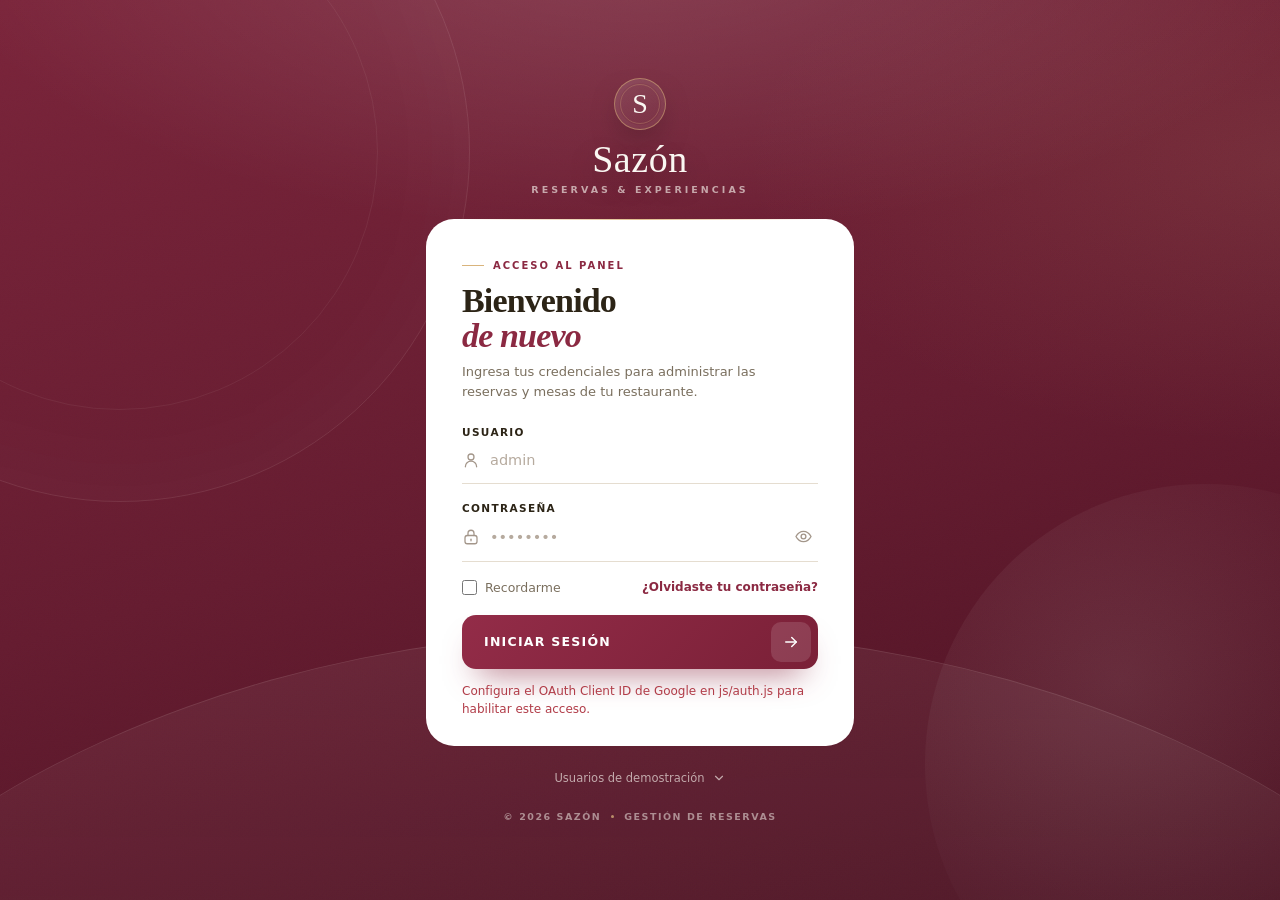
<file: index.html>
<!DOCTYPE html>
<html lang="es">
<head>
  <meta charset="UTF-8">
  <meta name="viewport" content="width=device-width, initial-scale=1.0">
  <meta name="description" content="Inicia sesión en Sazón, el sistema de reservas de tu restaurante.">
  <meta name="theme-color" content="#6e2034">
  <title>Sazón · Sistema de reservas</title>
  <link rel="icon" href="data:image/svg+xml,%3Csvg xmlns='http://www.w3.org/2000/svg' viewBox='0 0 64 64'%3E%3Crect width='64' height='64' rx='16' fill='%236e2034'/%3E%3Ctext x='32' y='45' font-family='Georgia,serif' font-size='38' fill='%23f7f3ec' text-anchor='middle'%3ES%3C/text%3E%3C/svg%3E">
  <link rel="stylesheet" href="css/styles.css?v=20261103-4">
</head>
<body class="auth-body">

  <div class="login-page" id="loginView">
    <span class="login-decor login-decor--one" aria-hidden="true"></span>
    <span class="login-decor login-decor--two" aria-hidden="true"></span>
    <span class="login-arch" aria-hidden="true"></span>

    <div class="login-shell">

      <header class="login-brand">
        <div class="brand-mark" aria-hidden="true">S</div>
        <div class="brand-copy">
          <span class="brand-name">Sazón</span>
          <span class="brand-tagline">Reservas &amp; experiencias</span>
        </div>
      </header>

      <main class="login-card">
        <div class="card-head">
          <span class="eyebrow">Acceso al panel</span>
          <h1>Bienvenido<br><em>de nuevo</em></h1>
          <p>Ingresa tus credenciales para administrar las reservas y mesas de tu restaurante.</p>
        </div>

        <form class="login-form" id="login-form" novalidate>
          <div class="field">
            <label for="username">Usuario</label>
            <div class="field-control">
              <svg viewBox="0 0 24 24" width="18" height="18" fill="none" stroke="currentColor" stroke-width="1.7" stroke-linecap="round" stroke-linejoin="round" aria-hidden="true">
                <circle cx="12" cy="8" r="4"/>
                <path d="M4.5 21a7.5 7.5 0 0 1 15 0"/>
              </svg>
              <input type="text" id="username" name="username" placeholder="admin"
                     autocomplete="username" autocapitalize="none" spellcheck="false" required>
            </div>
          </div>

          <div class="field">
            <label for="password">Contraseña</label>
            <div class="field-control">
              <svg viewBox="0 0 24 24" width="18" height="18" fill="none" stroke="currentColor" stroke-width="1.7" stroke-linecap="round" stroke-linejoin="round" aria-hidden="true">
                <rect x="4" y="10" width="16" height="11" rx="3"/>
                <path d="M8 10V7a4 4 0 0 1 8 0v3"/>
                <path d="M12 15v2"/>
              </svg>
              <input type="password" id="password" name="password" placeholder="••••••••"
                     autocomplete="current-password" required minlength="6">

              <button type="button" class="password-toggle" id="password-toggle"
                      aria-label="Mostrar contraseña" aria-pressed="false">
                <svg class="icon-eye" viewBox="0 0 24 24" width="19" height="19" fill="none" stroke="currentColor" stroke-width="1.7" stroke-linecap="round" stroke-linejoin="round" aria-hidden="true">
                  <path d="M2.5 12S6 5.5 12 5.5 21.5 12 21.5 12 18 18.5 12 18.5 2.5 12 2.5 12Z"/>
                  <circle cx="12" cy="12" r="3"/>
                </svg>
                <svg class="icon-eye-off" viewBox="0 0 24 24" width="19" height="19" fill="none" stroke="currentColor" stroke-width="1.7" stroke-linecap="round" stroke-linejoin="round" aria-hidden="true">
                  <path d="M2.5 12S6 5.5 12 5.5c1.5 0 2.9.4 4.1 1.1M21.5 12S18 18.5 12 18.5c-1.5 0-2.9-.4-4.1-1.1"/>
                  <path d="M9.9 9.9a3 3 0 0 0 4.2 4.2"/>
                  <path d="m3 3 18 18"/>
                </svg>
              </button>
            </div>
          </div>

          <div class="form-row">
            <label class="check">
              <input type="checkbox" name="remember" value="si">
              <span>Recordarme</span>
            </label>
            <a class="text-link" href="#">¿Olvidaste tu contraseña?</a>
          </div>

          <button class="btn-login" type="submit">
            <span>Iniciar sesión</span>
            <span class="btn-arrow" aria-hidden="true">
              <svg viewBox="0 0 24 24" width="18" height="18" fill="none" stroke="currentColor" stroke-width="1.9" stroke-linecap="round" stroke-linejoin="round">
                <path d="M5 12h14"/>
                <path d="m13 6 6 6-6 6"/>
              </svg>
            </span>
          </button>
          <p class="login-feedback" id="login-feedback" role="status" aria-live="polite" hidden></p>
        </form>
        <div id="googleSignInDiv"></div>
      </main>

      <details class="demo-access">
        <summary>
          <span>Usuarios de demostración</span>
          <svg viewBox="0 0 24 24" width="14" height="14" fill="none" stroke="currentColor" stroke-width="2" stroke-linecap="round" stroke-linejoin="round" aria-hidden="true">
            <path d="m6 9 6 6 6-6"/>
          </svg>
        </summary>

        <div class="demo-grid">
          <button type="button" class="demo-item" data-demo-user="admin" data-demo-pass="admin123" title="Usar credenciales de admin">
            <span class="demo-user">admin</span>
            <span class="demo-pass">admin123</span>
          </button>
          <button type="button" class="demo-item" data-demo-user="mesero" data-demo-pass="mesero123" title="Usar credenciales de mesero">
            <span class="demo-user">mesero</span>
            <span class="demo-pass">mesero123</span>
          </button>
          <button type="button" class="demo-item" data-demo-user="cocina" data-demo-pass="cocina123" title="Usar credenciales de cocina">
            <span class="demo-user">cocina</span>
            <span class="demo-pass">cocina123</span>
          </button>
          <button type="button" class="demo-item" data-demo-user="despacho" data-demo-pass="despacho123" title="Usar credenciales de despacho">
            <span class="demo-user">despacho</span>
            <span class="demo-pass">despacho123</span>
          </button>
        </div>
      </details>

      <footer class="login-footer">
        <span>© 2026 Sazón</span>
        <span class="dot" aria-hidden="true"></span>
        <span>Gestión de reservas</span>
      </footer>

    </div>
  </div>

  <!-- Orden importante: storage → auth → modules → app -->
<div id="appView" hidden>


  <header class="admin-topbar">
    <div class="topbar-start">
      <button type="button" class="menu-toggle" id="menu-toggle"
              aria-label="Abrir menú" aria-expanded="false" aria-controls="admin-sidebar">
        <svg viewBox="0 0 24 24" width="21" height="21" fill="none" stroke="currentColor" stroke-width="1.8" stroke-linecap="round" aria-hidden="true">
          <path d="M4 7h16"/><path d="M4 12h16"/><path d="M4 17h16"/>
        </svg>
      </button>

      <a class="admin-brand" href="#panel" aria-label="Sazón, ir al panel">
        <span class="admin-brand__mark" aria-hidden="true">S</span>
        <span class="admin-brand__name">Sazón</span>
      </a>
    </div>

    <div class="topbar-end">
      <span class="role-label">Administrador</span>

      <button type="button" class="user-button" aria-label="Cuenta de Administrador">
        <span class="user-name" id="userNameDisplay">Administrador</span>
      </button>

      <button type="button" class="logout-link" id="logoutBtn">
        <span>Salir</span>
      </button>
    </div>
  </header>

  <div class="admin-layout">
    <button type="button" class="sidebar-scrim" id="sidebar-scrim" aria-label="Cerrar menú" tabindex="-1"></button>

    <aside class="admin-sidebar" id="admin-sidebar" aria-label="Menú principal">
      <nav class="admin-nav">
        <a href="#panel" class="nav-item is-active" aria-current="page" data-admin-view-link="panel" data-roles="admin cocina mesero despacho">
          <svg viewBox="0 0 24 24" width="21" height="21" fill="none" stroke="currentColor" stroke-width="1.7" stroke-linecap="round" stroke-linejoin="round" aria-hidden="true">
            <rect x="3.5" y="3.5" width="7" height="7" rx="2"/>
            <rect x="13.5" y="3.5" width="7" height="7" rx="2"/>
            <rect x="3.5" y="13.5" width="7" height="7" rx="2"/>
            <rect x="13.5" y="13.5" width="7" height="7" rx="2"/>
          </svg>
          <span>Panel</span>
        </a>

        <a href="#mesas" class="nav-item" data-admin-view-link="tables" data-roles="admin mesero">
          <svg viewBox="0 0 24 24" width="21" height="21" fill="none" stroke="currentColor" stroke-width="1.7" stroke-linecap="round" stroke-linejoin="round" aria-hidden="true">
            <path d="M4 9.5h16"/>
            <path d="M4 14.5h16"/>
            <path d="M6.5 9.5V6a2 2 0 0 1 2-2h7a2 2 0 0 1 2 2v3.5"/>
            <path d="M6.5 14.5V18a2 2 0 0 0 2 2h7a2 2 0 0 0 2-2v-3.5"/>
            <path d="M8.5 12h.01"/><path d="M15.5 12h.01"/>
          </svg>
          <span>Mesas</span>
        </a>

        <a href="#reservas" class="nav-item" data-admin-view-link="reservations" data-roles="admin mesero">
          <svg viewBox="0 0 24 24" width="21" height="21" fill="none" stroke="currentColor" stroke-width="1.7" stroke-linecap="round" stroke-linejoin="round" aria-hidden="true">
            <rect x="3.5" y="5" width="17" height="15.5" rx="3"/>
            <path d="M8 3v4"/><path d="M16 3v4"/><path d="M3.5 10h17"/>
            <path d="M8 14h3"/><path d="M8 17h6"/>
          </svg>
          <span>Reservas</span>
        </a>

        <a href="#pedidos" class="nav-item" data-admin-view-link="orders" data-roles="admin mesero cocina">
          <svg viewBox="0 0 24 24" width="21" height="21" fill="none" stroke="currentColor" stroke-width="1.7" stroke-linecap="round" stroke-linejoin="round" aria-hidden="true">
            <path d="M5 3.5v7a2.5 2.5 0 0 0 2.5 2.5H8a2.5 2.5 0 0 0 2.5-2.5v-7"/>
            <path d="M7.75 3.5V13"/>
            <path d="M15 3.5c-1.4 1-2.2 2.7-2.2 4.6 0 1.5.8 2.5 2.2 2.9V20"/>
            <path d="M18.5 3.5v16.5"/>
          </svg>
          <span>Pedidos / Platos</span>
        </a>

        <a href="#despachos" class="nav-item" data-admin-view-link="dispatches" data-roles="admin despacho">
          <svg viewBox="0 0 24 24" width="21" height="21" fill="none" stroke="currentColor" stroke-width="1.7" stroke-linecap="round" stroke-linejoin="round" aria-hidden="true">
            <path d="M3.5 6.5h9v9h-9z"/>
            <path d="M12.5 9.5h4l3 3v3h-7z"/>
            <circle cx="7" cy="17.5" r="1.8"/>
            <circle cx="16.5" cy="17.5" r="1.8"/>
          </svg>
          <span>Despachos</span>
        </a>

        <a href="#usuarios" class="nav-item" data-admin-view-link="users" data-roles="admin">
          <svg viewBox="0 0 24 24" width="21" height="21" fill="none" stroke="currentColor" stroke-width="1.7" stroke-linecap="round" stroke-linejoin="round" aria-hidden="true">
            <circle cx="9" cy="8" r="3.2"/>
            <path d="M3.5 19.5a5.5 5.5 0 0 1 11 0"/>
            <path d="M16 5.4a3.2 3.2 0 0 1 0 5.2"/>
            <path d="M17.4 14.6a5.5 5.5 0 0 1 3.1 4.9"/>
          </svg>
          <span>Usuarios</span>
        </a>
      </nav>
    </aside>

    <main class="admin-main" id="mainContent">
      <div id="panel-view" data-admin-view data-roles="admin cocina mesero despacho">
      <div class="page-head">
        <h1 class="page-title">
          Resumen del día <span class="page-title__date">— <time data-today>03/11/2026</time></span>
        </h1>
      </div>

      <section class="stats-grid" aria-label="Indicadores del día">
        <article class="stat-card">
          <span class="stat-icon stat-icon--blue" aria-hidden="true">
            <svg viewBox="0 0 24 24" width="19" height="19" fill="none" stroke="currentColor" stroke-width="1.8" stroke-linecap="round" stroke-linejoin="round">
              <rect x="3.5" y="5" width="17" height="15.5" rx="2.5"/>
              <path d="M8 3v4"/><path d="M16 3v4"/><path d="M3.5 10h17"/>
              <path d="M8 14h2.5"/><path d="M13.5 14H16"/><path d="M8 17.2h2.5"/>
            </svg>
          </span>
          <span class="stat-value" data-dashboard-stat="reservations">0</span>
          <span class="stat-label">Reservas hoy</span>
        </article>

        <article class="stat-card">
          <span class="stat-icon stat-icon--violet" aria-hidden="true">
            <svg viewBox="0 0 24 24" width="19" height="19" fill="none" stroke="currentColor" stroke-width="1.8" stroke-linecap="round" stroke-linejoin="round">
              <path d="M5 3.5v7a2.5 2.5 0 0 0 2.5 2.5H8a2.5 2.5 0 0 0 2.5-2.5v-7"/>
              <path d="M7.75 3.5V13"/>
              <path d="M15 3.5c-1.4 1-2.2 2.7-2.2 4.6 0 1.5.8 2.5 2.2 2.9V20"/>
              <path d="M18.5 3.5v16.5"/>
            </svg>
          </span>
          <span class="stat-value" data-dashboard-stat="pendingDishes">0</span>
          <span class="stat-label">Platos pendientes</span>
        </article>

        <article class="stat-card">
          <span class="stat-icon stat-icon--rose" aria-hidden="true">
            <svg viewBox="0 0 24 24" width="19" height="19" fill="none" stroke="currentColor" stroke-width="1.8" stroke-linecap="round" stroke-linejoin="round">
              <path d="M3.5 6.5h9v9h-9z"/>
              <path d="M12.5 9.5h4l3 3v3h-7z"/>
              <circle cx="7" cy="17.5" r="1.8"/>
              <circle cx="16.5" cy="17.5" r="1.8"/>
            </svg>
          </span>
          <span class="stat-value" data-dashboard-stat="activeDispatches">0</span>
          <span class="stat-label">Despachos activos</span>
        </article>

        <article class="stat-card">
          <span class="stat-icon stat-icon--brown" aria-hidden="true">
            <svg viewBox="0 0 24 24" width="19" height="19" fill="none" stroke="currentColor" stroke-width="1.8" stroke-linecap="round" stroke-linejoin="round">
              <path d="M4 9.5h16"/>
              <path d="M4 14.5h16"/>
              <path d="M6.5 9.5V6a2 2 0 0 1 2-2h7a2 2 0 0 1 2 2v3.5"/>
              <path d="M6.5 14.5V18a2 2 0 0 0 2 2h7a2 2 0 0 0 2-2v-3.5"/>
            </svg>
          </span>
          <span class="stat-value" data-dashboard-stat="occupiedTables">0</span>
          <span class="stat-label">Mesas ocupadas</span>
        </article>

        <article class="stat-card">
          <span class="stat-icon stat-icon--amber" aria-hidden="true">
            <svg viewBox="0 0 24 24" width="19" height="19" fill="none" stroke="currentColor" stroke-width="1.8" stroke-linecap="round" stroke-linejoin="round">
              <path d="M5 10V6.5a2 2 0 0 1 2-2h10a2 2 0 0 1 2 2V10"/>
              <path d="M4 10h16v7.5a2 2 0 0 1-2 2H6a2 2 0 0 1-2-2z"/>
              <path d="M8 19.5V21"/><path d="M16 19.5V21"/>
              <path d="M8 13.5h8"/>
            </svg>
          </span>
          <span class="stat-value" data-dashboard-stat="reservedTables">0</span>
          <span class="stat-label">Mesas reservadas</span>
        </article>
      </section>

      <section class="secondary-grid" aria-label="Pedidos">
        <article class="stat-card stat-card--secondary">
          <span class="stat-icon stat-icon--plum" aria-hidden="true">
            <svg viewBox="0 0 24 24" width="19" height="19" fill="none" stroke="currentColor" stroke-width="1.8" stroke-linecap="round" stroke-linejoin="round">
              <path d="M6 3.5h9.5L19 7v13.5H6z"/>
              <path d="M15 3.5V7h3.5"/>
              <path d="M9 11h7"/><path d="M9 14.2h7"/><path d="M9 17.4h4"/>
            </svg>
          </span>
          <span class="stat-value" data-dashboard-stat="openOrders">0</span>
          <span class="stat-label">Pedidos abiertos</span>
        </article>
      </section>

      <section class="panel" aria-labelledby="today-reservations-title">
        <header class="panel-head">
          <h2 class="panel-title" id="today-reservations-title">Reservas de hoy</h2>
        </header>

        <div class="panel-body">
          <div class="empty-state">
            <span class="empty-illustration" aria-hidden="true">
              <svg viewBox="0 0 60 59" width="60" height="59" role="presentation">
                <defs>
                  <linearGradient id="empty-cal-head" x1="0" y1="0" x2="1" y2="1">
                    <stop offset="0" stop-color="#9ea2d7"/>
                    <stop offset="0.55" stop-color="#97d2ff"/>
                    <stop offset="1" stop-color="#a8e6ff"/>
                  </linearGradient>
                  <linearGradient id="empty-cal-mark" x1="0" y1="0" x2="0" y2="1">
                    <stop offset="0" stop-color="#cbdef9"/>
                    <stop offset="1" stop-color="#97ccf9"/>
                  </linearGradient>
                </defs>
                <rect x="0" y="0" width="60" height="59" rx="7" fill="#f0e9f7"/>
                <path d="M0 7a7 7 0 0 1 7-7h46a7 7 0 0 1 7 7v8H0Z" fill="url(#empty-cal-head)"/>
                <g fill="#d2cdd9">
                  <rect x="7" y="22" width="7" height="6" rx="1"/>
                  <rect x="22" y="22" width="6" height="6" rx="1"/>
                  <rect x="38" y="22" width="6" height="6" rx="1"/>
                  <rect x="7" y="33" width="7" height="7" rx="1"/>
                  <rect x="22" y="33" width="6" height="7" rx="1"/>
                  <rect x="38" y="33" width="6" height="7" rx="1"/>
                  <rect x="7" y="45" width="7" height="6" rx="1"/>
                  <rect x="22" y="45" width="6" height="6" rx="1"/>
                  <rect x="38" y="45" width="6" height="6" rx="1"/>
                </g>
                <rect x="40" y="32" width="8" height="8" rx="1.4" fill="url(#empty-cal-mark)"/>
              </svg>
            </span>
            <p class="empty-title">No hay reservas registradas</p>
          </div>
        </div>
      </section>
      <p class="table-feedback" id="dashboard-feedback" role="status" aria-live="polite" hidden></p>
      </div>

      <section class="tables-view" id="tables-view" data-admin-view data-roles="admin mesero" hidden>
        <div class="tables-heading">
          <div>
            <h1 class="page-title">Mesas</h1>
            <p class="tables-description">Estado actual de las mesas del restaurante</p>
          </div>
          <button type="button" class="button button--primary" id="create-table">
            <svg viewBox="0 0 24 24" width="18" height="18" fill="none" stroke="currentColor" stroke-width="2" stroke-linecap="round" aria-hidden="true">
              <path d="M12 5v14"/><path d="M5 12h14"/>
            </svg>
            Crear mesa
          </button>
        </div>

        <p class="table-feedback" id="table-feedback" role="status" aria-live="polite" hidden></p>

        <section class="table-cards" id="table-cards" aria-label="Estado de las mesas"></section>

        <section class="panel tables-panel" aria-labelledby="table-history-title">
          <header class="panel-head">
            <h2 class="panel-title" id="table-history-title">Historial de mesas</h2>
          </header>
          <div class="table-wrap">
            <table class="tables-table">
              <thead>
                <tr>
                  <th scope="col">ID</th>
                  <th scope="col">Capacidad</th>
                  <th scope="col">Zona</th>
                  <th scope="col">Estado</th>
                  <th scope="col">Acciones</th>
                </tr>
              </thead>
              <tbody id="table-rows"></tbody>
            </table>
          </div>
        </section>
      </section>

      <section class="reservations-view" id="reservations-view" data-admin-view data-roles="admin mesero" hidden>
        <div class="tables-heading">
          <div>
            <h1 class="page-title">Reservas</h1>
            <p class="tables-description">Gestión de reservas de mesas</p>
          </div>
          <button type="button" class="button button--primary" id="create-reservation">
            <svg viewBox="0 0 24 24" width="18" height="18" fill="none" stroke="currentColor" stroke-width="2" stroke-linecap="round" aria-hidden="true">
              <path d="M12 5v14"/><path d="M5 12h14"/>
            </svg>
            Nueva reserva
          </button>
        </div>

        <p class="table-feedback" id="reservation-feedback" role="status" aria-live="polite" hidden></p>

        <section class="panel reservations-panel" aria-labelledby="reservation-history-title">
          <header class="panel-head reservations-panel__head">
            <h2 class="panel-title" id="reservation-history-title">Todas las reservas</h2>
          </header>
          <div class="table-wrap">
            <table class="tables-table reservations-table">
              <thead>
                <tr>
                  <th scope="col">ID</th>
                  <th scope="col">Cliente</th>
                  <th scope="col">Teléfono</th>
                  <th scope="col">Mesa</th>
                  <th scope="col">Fecha</th>
                  <th scope="col">Hora</th>
                  <th scope="col">Personas</th>
                  <th scope="col">Notas</th>
                  <th scope="col">Acciones</th>
                </tr>
              </thead>
              <tbody id="reservation-rows"></tbody>
            </table>
            <p class="reservation-empty" id="reservation-empty" hidden>Aún no hay reservas registradas. Crea una reserva para comenzar.</p>
          </div>
        </section>
      </section>

      <section class="orders-view" id="orders-view" data-admin-view data-roles="admin mesero cocina" hidden>
        <div id="orders-management">
          <div class="tables-heading">
            <div>
              <h1 class="page-title">Pedidos / Platos</h1>
              <p class="tables-description">Registro de pedidos y platos por mesa</p>
            </div>
            <button type="button" class="button button--primary" id="create-order">
              <svg viewBox="0 0 24 24" width="18" height="18" fill="none" stroke="currentColor" stroke-width="2" stroke-linecap="round" aria-hidden="true">
                <path d="M12 5v14"/><path d="M5 12h14"/>
              </svg>
              Nuevo pedido
            </button>
          </div>
          <p class="table-feedback" id="order-feedback" role="status" aria-live="polite" hidden></p>

          <section class="panel orders-panel" aria-labelledby="orders-title">
            <header class="panel-head orders-panel__head">
              <h2 class="panel-title" id="orders-title">Pedidos registrados</h2>
              <p class="pending-dishes"><strong id="pending-dishes-count">0</strong> platos pendientes</p>
            </header>
            <div class="table-wrap">
              <table class="tables-table orders-table">
                <thead>
                  <tr>
                    <th scope="col">Pedido</th>
                    <th scope="col">Mesa</th>
                    <th scope="col">Platos</th>
                    <th scope="col">Total</th>
                    <th scope="col">Estado</th>
                    <th scope="col">Acciones</th>
                  </tr>
                </thead>
                <tbody id="order-rows"></tbody>
              </table>
              <p class="order-empty" id="order-empty" hidden>Aún no hay pedidos registrados. Crea un pedido para comenzar.</p>
            </div>
          </section>
        </div>

        <div id="kitchen-orders-queue" class="kitchen-orders-queue" hidden>
          <div class="tables-heading kitchen-queue-heading">
            <h1 class="page-title">Cola de cocina</h1>
          </div>
          <section class="kitchen-queue-panel" aria-labelledby="kitchen-pending-title">
            <h2 id="kitchen-pending-title">Pendientes</h2>
            <div class="table-wrap">
              <table class="tables-table kitchen-queue-table">
                <thead>
                  <tr><th scope="col">Plato</th><th scope="col">Pedido</th><th scope="col">Acción</th></tr>
                </thead>
                <tbody id="kitchen-pending-rows"></tbody>
              </table>
            </div>
          </section>
          <section class="kitchen-queue-panel" aria-labelledby="kitchen-preparing-title">
            <h2 id="kitchen-preparing-title">En preparación</h2>
            <div class="table-wrap">
              <table class="tables-table kitchen-queue-table">
                <thead>
                  <tr><th scope="col">Plato</th><th scope="col">Pedido</th><th scope="col">Acción</th></tr>
                </thead>
                <tbody id="kitchen-preparing-rows"></tbody>
              </table>
            </div>
          </section>
        </div>
      </section>

      <section id="dispatches-view" data-admin-view data-roles="admin despacho" hidden>
        <div class="tables-heading"><div><h1 class="page-title">Despachos</h1><p class="tables-description">Pedidos listos para entregar</p></div></div>
        <p class="table-feedback" id="dispatch-feedback" role="status" aria-live="polite" hidden></p>
        <section class="panel"><div class="table-wrap"><table class="tables-table">
          <thead><tr><th>Pedido</th><th>Mesa</th><th>Platos listos</th><th>Estado</th><th>Acciones</th></tr></thead>
          <tbody id="dispatch-rows"></tbody>
        </table><p class="order-empty" id="dispatch-empty" hidden>No hay despachos disponibles.</p></div></section>
      </section>

      <section id="users-view" data-admin-view data-roles="admin" hidden>
        <div class="tables-heading"><div><h1 class="page-title">Usuarios</h1><p class="tables-description">Administración de datos de demostración</p></div></div>
        <section class="panel"><div class="panel-body"><div class="empty-state">
          <p class="empty-title">Restablecer datos de demostración</p>
          <p>Se restauran las 8 mesas iniciales y se eliminan reservas, pedidos y despachos guardados.</p>
          <button type="button" class="button button--danger" id="reset-demo-data">Restablecer datos</button>
          <p class="table-feedback" id="reset-feedback" role="status" aria-live="polite" hidden></p>
        </div></div></section>
      </section>
    </main>
  </div>

  <dialog class="table-dialog" id="table-dialog" aria-labelledby="table-dialog-title">
    <form class="table-form" id="table-form">
      <div class="table-dialog__heading">
        <div>
          <p class="table-dialog__eyebrow">Administración</p>
          <h2 id="table-dialog-title">Crear mesa</h2>
        </div>
        <button type="button" class="icon-button" id="close-table-dialog" aria-label="Cerrar formulario">×</button>
      </div>

      <input type="hidden" name="id">
      <label class="table-field" for="table-capacity">
        Capacidad
        <input id="table-capacity" name="capacity" type="number" min="1" max="50" step="1" required>
      </label>
      <label class="table-field" for="table-zone">
        Zona
        <input id="table-zone" name="zone" type="text" maxlength="40" placeholder="Ej. Terraza" required>
      </label>
      <label class="table-field" for="table-status">
        Estado
        <select id="table-status" name="status" required>
          <option value="Disponible">Disponible</option>
          <option value="Ocupada">Ocupada</option>
          <option value="Reservada">Reservada</option>
        </select>
      </label>
      <div class="table-dialog__actions">
        <button type="button" class="button button--secondary" id="cancel-table-dialog">Cancelar</button>
        <button type="submit" class="button button--primary">Guardar mesa</button>
      </div>
    </form>
  </dialog>

  <dialog class="table-dialog reservation-dialog" id="reservation-dialog" aria-labelledby="reservation-dialog-title">
    <form class="table-form" id="reservation-form">
      <div class="table-dialog__heading">
        <div>
          <h2 id="reservation-dialog-title">Nueva reserva</h2>
        </div>
        <button type="button" class="icon-button" id="close-reservation-dialog" aria-label="Cerrar formulario">×</button>
      </div>

      <input type="hidden" name="id">
      <label class="table-field" for="reservation-customer">
        Cliente
        <input id="reservation-customer" name="customer" type="text" maxlength="80" autocomplete="name" placeholder="Nombre completo" required>
      </label>
      <label class="table-field" for="reservation-phone">
        Teléfono
        <input id="reservation-phone" name="phone" type="tel" maxlength="24" autocomplete="tel" placeholder="999 999 999" required>
      </label>
      <label class="table-field" for="reservation-table">
        Mesa
        <select id="reservation-table" name="tableId" required>
          <option value="">Selecciona una mesa</option>
        </select>
      </label>
      <div class="reservation-form__row">
        <label class="table-field" for="reservation-date">
          Fecha
          <input id="reservation-date" name="date" type="date" required>
        </label>
        <label class="table-field" for="reservation-time">
          Hora
          <input id="reservation-time" name="time" type="time" required>
        </label>
      </div>
      <label class="table-field" for="reservation-guests">
        Personas
        <input id="reservation-guests" name="guests" type="number" min="1" max="50" step="1" value="2" required>
      </label>
      <label class="table-field" for="reservation-notes">
        Notas
        <textarea id="reservation-notes" name="notes" maxlength="500" rows="3" placeholder="Alergias, celebración, etc."></textarea>
      </label>
      <div class="table-dialog__actions">
        <button type="button" class="button button--secondary" id="cancel-reservation-dialog">Cancelar</button>
        <button type="submit" class="button button--primary">Guardar reserva</button>
      </div>
    </form>
  </dialog>

  <dialog class="table-dialog order-dialog" id="order-dialog" aria-labelledby="order-dialog-title">
    <form class="table-form" id="order-form">
      <div class="table-dialog__heading">
        <div>
          <h2 id="order-dialog-title">Nuevo pedido</h2>
        </div>
        <button type="button" class="icon-button" id="close-order-dialog" aria-label="Cerrar formulario">×</button>
      </div>

      <input type="hidden" name="id">
      <label class="table-field" for="order-table">
        Mesa
        <select id="order-table" name="tableId" required>
          <option value="">Selecciona una mesa</option>
        </select>
      </label>

      <div class="order-items" id="order-items"></div>
      <button type="button" class="button button--secondary order-add-item" id="add-order-item">+ Agregar plato</button>

      <label class="table-field" for="order-status">
        Estado
        <select id="order-status" name="status" required>
          <option value="Pendiente">Pendiente</option>
          <option value="Preparado">Preparado</option>
          <option value="Entregado">Entregado</option>
        </select>
      </label>

      <p class="order-total">Total del pedido <strong id="order-total">S/ 0.00</strong></p>
      <div class="table-dialog__actions order-dialog__actions">
        <button type="button" class="button button--secondary" id="cancel-order-dialog">Cancelar</button>
        <button type="submit" class="button button--primary">Guardar pedido</button>
      </div>
    </form>
  </dialog>

</div>
  <script src="js/storage.js?v=20261103-3"></script>
  <script src="js/auth.js?v=20261103-6"></script>
  <script src="js/modules.js?v=20261103-3"></script>
  <script src="js/app.js?v=20261103-6"></script>
</body>
</html>
</file>
<file: css/styles.css>
/* ==========================================================================
   Sazón · Sistema de reservas
   Vista: Inicio de sesión
   ========================================================================== */

:root {
  --wine-950: #3d0e1c;
  --wine-900: #4a1121;
  --wine-800: #5c1a2c;
  --wine-700: #6e2034;
  --wine-600: #7a243a;
  --wine-500: #8b2942;
  --wine-400: #a13a55;

  --cream: #f7f3ec;
  --cream-dim: rgba(247, 243, 236, 0.64);
  --gold: #d9b47c;

  --ink: #2b2622;
  --muted: #7a6f66;
  --muted-soft: #a3968a;
  --line: #e9e2d8;
  --white: #ffffff;

  --font-display: "Iowan Old Style", "Palatino Linotype", "Book Antiqua", Palatino, Georgia, serif;
  --font-sans: "Inter", "Segoe UI", system-ui, -apple-system, "Helvetica Neue", Arial, sans-serif;

  --shadow-card:
    0 50px 90px -40px rgba(30, 4, 12, 0.8),
    0 18px 40px -30px rgba(30, 4, 12, 0.5),
    0 0 0 1px rgba(255, 255, 255, 0.55) inset;
}

*,
*::before,
*::after {
  box-sizing: border-box;
}

html {
  -webkit-text-size-adjust: 100%;
}

body {
  margin: 0;
}

body.auth-body {
  min-height: 100vh;
  min-height: 100svh;
  background: var(--wine-800);
  color: var(--ink);
  font-family: var(--font-sans);
  -webkit-font-smoothing: antialiased;
  text-rendering: optimizeLegibility;
}

/* ==========================================================================
   Fondo editorial
   ========================================================================== */

.login-page {
  position: relative;
  isolation: isolate;
  display: flex;
  min-height: 100vh;
  min-height: 100svh;
  padding: clamp(28px, 6vh, 64px) 20px;
  overflow: hidden;
  background:
    radial-gradient(90% 55% at 50% -8%, rgba(255, 255, 255, 0.14), transparent 62%),
    radial-gradient(60% 45% at 100% 18%, rgba(217, 180, 124, 0.1), transparent 70%),
    linear-gradient(165deg, #7a243a 0%, #651c30 52%, #4a1121 100%);
}

/* Grano sutil para dar textura a la fotografía de fondo */
.login-page::before {
  content: "";
  position: absolute;
  inset: 0;
  z-index: -1;
  pointer-events: none;
  opacity: 0.055;
  mix-blend-mode: soft-light;
  background-image: url("data:image/svg+xml,%3Csvg xmlns='http://www.w3.org/2000/svg' width='160' height='160'%3E%3Cfilter id='n'%3E%3CfeTurbulence type='fractalNoise' baseFrequency='.85' numOctaves='3' stitchTiles='stitch'/%3E%3C/filter%3E%3Crect width='100%25' height='100%25' filter='url(%23n)'/%3E%3C/svg%3E");
}

.login-decor {
  position: absolute;
  z-index: -1;
  border-radius: 50%;
  pointer-events: none;
}

.login-decor--one {
  top: -22%;
  left: -18%;
  width: min(72vw, 700px);
  aspect-ratio: 1;
  border: 1px solid rgba(247, 243, 236, 0.1);
  box-shadow: inset 0 0 140px rgba(255, 255, 255, 0.035);
}

.login-decor--one::after {
  content: "";
  position: absolute;
  inset: 13%;
  border: 1px solid rgba(247, 243, 236, 0.06);
  border-radius: inherit;
}

.login-decor--two {
  right: -16%;
  bottom: -16%;
  width: min(58vw, 560px);
  aspect-ratio: 1;
  background: radial-gradient(circle at 35% 35%, rgba(247, 243, 236, 0.1), transparent 62%);
}

.login-arch {
  position: absolute;
  left: 50%;
  bottom: -42vh;
  z-index: -1;
  width: 150vw;
  height: 72vh;
  transform: translateX(-50%);
  border-top: 1px solid rgba(247, 243, 236, 0.1);
  border-radius: 50% 50% 0 0 / 100% 100% 0 0;
  background: linear-gradient(180deg, rgba(247, 243, 236, 0.06), rgba(247, 243, 236, 0.015));
  pointer-events: none;
}

/* ==========================================================================
   Composición
   ========================================================================== */

.login-shell {
  width: min(100%, 428px);
  margin: auto;
  display: flex;
  flex-direction: column;
  align-items: center;
  gap: clamp(18px, 2.6vh, 26px);
}

/* ---------- Marca ---------- */

.login-brand {
  display: flex;
  flex-direction: column;
  align-items: center;
  gap: 10px;
  text-align: center;
  color: var(--cream);
  animation: rise 0.7s cubic-bezier(0.2, 0.7, 0.2, 1) both;
}

.brand-mark {
  position: relative;
  display: grid;
  place-items: center;
  width: 52px;
  height: 52px;
  border: 1px solid rgba(217, 180, 124, 0.55);
  border-radius: 50%;
  background: linear-gradient(145deg, rgba(255, 255, 255, 0.1), rgba(255, 255, 255, 0.02));
  box-shadow:
    inset 0 0 0 4px rgba(255, 255, 255, 0.03),
    0 14px 34px -14px rgba(0, 0, 0, 0.6);
  font-family: var(--font-display);
  font-size: 28px;
  line-height: 1;
  color: var(--cream);
}

.brand-mark::after {
  content: "";
  position: absolute;
  inset: 5px;
  border: 1px solid rgba(217, 180, 124, 0.28);
  border-radius: inherit;
}

.brand-copy {
  display: flex;
  flex-direction: column;
  gap: 6px;
}

.brand-name {
  font-family: var(--font-display);
  font-size: 38px;
  font-weight: 500;
  line-height: 1;
  letter-spacing: 0.015em;
  text-shadow: 0 12px 30px rgba(0, 0, 0, 0.25);
}

.brand-tagline {
  font-size: 9.5px;
  font-weight: 600;
  letter-spacing: 0.32em;
  text-transform: uppercase;
  color: var(--cream-dim);
}

/* ---------- Tarjeta ---------- */

.login-card {
  position: relative;
  width: 100%;
  padding: 32px 36px 28px;
  border-radius: 28px;
  background: var(--white);
  box-shadow: var(--shadow-card);
  color: var(--ink);
  animation: rise 0.8s 0.08s cubic-bezier(0.2, 0.7, 0.2, 1) both;
}

.login-card::before {
  content: "";
  position: absolute;
  top: 0;
  left: 36px;
  right: 36px;
  height: 1px;
  background: linear-gradient(90deg, transparent, rgba(217, 180, 124, 0.85), transparent);
}

.eyebrow {
  display: inline-flex;
  align-items: center;
  gap: 9px;
  font-size: 10px;
  font-weight: 700;
  letter-spacing: 0.2em;
  text-transform: uppercase;
  color: var(--wine-500);
}

.eyebrow::before {
  content: "";
  width: 22px;
  height: 1px;
  background: var(--gold);
}

.card-head h1 {
  margin: 12px 0 8px;
  font-family: var(--font-display);
  font-size: 34px;
  font-weight: 600;
  line-height: 1.04;
  letter-spacing: -0.025em;
  color: var(--ink);
}

.card-head h1 em {
  font-style: italic;
  color: var(--wine-500);
}

.card-head p {
  max-width: 94%;
  margin: 0 0 24px;
  font-size: 13px;
  line-height: 1.55;
  color: var(--muted);
}

/* ---------- Formulario ---------- */

.login-form {
  display: flex;
  flex-direction: column;
}

.field {
  margin-bottom: 18px;
}

.field label {
  display: block;
  margin-bottom: 6px;
  font-size: 10.5px;
  font-weight: 700;
  letter-spacing: 0.13em;
  text-transform: uppercase;
  color: var(--ink);
}

.field-control {
  position: relative;
  display: flex;
  align-items: center;
  gap: 10px;
  padding: 2px 0 9px;
  border-bottom: 1px solid var(--line);
  transition: border-color 0.2s ease;
}

.field-control::after {
  content: "";
  position: absolute;
  left: 0;
  bottom: -1px;
  width: 0;
  height: 2px;
  border-radius: 2px;
  background: var(--wine-500);
  transition: width 0.28s cubic-bezier(0.2, 0.7, 0.2, 1);
}

.field-control:focus-within {
  border-color: transparent;
}

.field-control:focus-within::after {
  width: 100%;
}

.field-control > svg {
  flex: none;
  color: var(--muted-soft);
  transition: color 0.2s ease;
}

.field-control:focus-within > svg {
  color: var(--wine-500);
}

.field-control input {
  width: 100%;
  min-width: 0;
  padding: 6px 0;
  border: 0;
  outline: 0;
  background: transparent;
  font-family: var(--font-sans);
  font-size: 14.5px;
  color: var(--ink);
  caret-color: var(--wine-500);
}

.field-control input::placeholder {
  color: #b6aa9e;
}

.field-control input:focus-visible {
  outline: none;
}

.field-control input:-webkit-autofill,
.field-control input:-webkit-autofill:hover,
.field-control input:-webkit-autofill:focus {
  -webkit-text-fill-color: var(--ink);
  box-shadow: 0 0 0 100px var(--white) inset;
  transition: background-color 9999s ease-in-out 0s;
}

/* Mostrar / ocultar contraseña */
.password-toggle {
  display: grid;
  place-items: center;
  flex: none;
  width: 30px;
  height: 30px;
  padding: 0;
  border: 0;
  border-radius: 8px;
  background: transparent;
  color: var(--muted-soft);
  cursor: pointer;
  transition: color 0.2s ease, background-color 0.2s ease;
}

.password-toggle:hover {
  color: var(--wine-500);
  background: rgba(139, 41, 66, 0.06);
}

.password-toggle .icon-eye-off {
  display: none;
}

.password-toggle.is-visible .icon-eye {
  display: none;
}

.password-toggle.is-visible .icon-eye-off {
  display: block;
}

/* Recordarme / enlace */
.form-row {
  display: flex;
  align-items: center;
  justify-content: space-between;
  gap: 12px;
  margin: 0 0 20px;
}

.check {
  display: inline-flex;
  align-items: center;
  gap: 8px;
  font-size: 12.5px;
  color: var(--muted);
  cursor: pointer;
  user-select: none;
}

.check input {
  width: 15px;
  height: 15px;
  margin: 0;
  accent-color: var(--wine-500);
  cursor: pointer;
}

.text-link {
  font-size: 12px;
  font-weight: 600;
  color: var(--wine-500);
  text-decoration: none;
  border-bottom: 1px solid transparent;
  transition: border-color 0.2s ease, color 0.2s ease;
}

.text-link:hover {
  color: var(--wine-700);
  border-bottom-color: rgba(139, 41, 66, 0.35);
}

/* Botón principal */
.btn-login {
  display: flex;
  align-items: center;
  justify-content: space-between;
  width: 100%;
  min-height: 54px;
  padding: 7px 7px 7px 22px;
  border: 0;
  border-radius: 14px;
  background: linear-gradient(135deg, #932c48 0%, #7a2037 100%);
  box-shadow: 0 18px 32px -16px rgba(139, 41, 66, 0.75);
  color: #fff;
  font-family: var(--font-sans);
  font-size: 12.5px;
  font-weight: 700;
  letter-spacing: 0.1em;
  text-transform: uppercase;
  cursor: pointer;
  transition: transform 0.2s ease, box-shadow 0.2s ease, background 0.2s ease;
}

.btn-login:hover {
  transform: translateY(-1px);
  background: linear-gradient(135deg, #9c304d 0%, #82233c 100%);
  box-shadow: 0 22px 38px -16px rgba(139, 41, 66, 0.85);
}

.btn-login:active {
  transform: translateY(0);
  box-shadow: 0 12px 24px -14px rgba(139, 41, 66, 0.8);
}

.btn-arrow {
  display: grid;
  place-items: center;
  width: 40px;
  height: 40px;
  border-radius: 10px;
  background: rgba(255, 255, 255, 0.13);
  transition: transform 0.2s ease, background-color 0.2s ease;
}

.btn-login:hover .btn-arrow {
  transform: translateX(2px);
  background: rgba(255, 255, 255, 0.2);
}

.login-feedback {
  margin: 13px 0 0;
  color: #b13c48;
  font-size: 12px;
  line-height: 1.5;
}

/* ---------- Accesos de demostración ---------- */

.demo-access {
  width: 100%;
  color: rgba(247, 243, 236, 0.65);
  font-size: 11.5px;
  animation: rise 0.8s 0.14s cubic-bezier(0.2, 0.7, 0.2, 1) both;
}

.demo-access summary {
  display: flex;
  align-items: center;
  justify-content: center;
  gap: 7px;
  padding: 2px 4px;
  list-style: none;
  color: inherit;
  cursor: pointer;
  user-select: none;
  transition: color 0.2s ease;
}

.demo-access summary::-webkit-details-marker {
  display: none;
}

.demo-access summary:hover {
  color: var(--cream);
}

.demo-access summary svg {
  transition: transform 0.25s ease;
}

.demo-access[open] summary svg {
  transform: rotate(180deg);
}

.demo-grid {
  display: grid;
  grid-template-columns: repeat(2, minmax(0, 1fr));
  gap: 8px;
  margin-top: 12px;
  animation: rise 0.25s ease both;
}

.demo-item {
  display: flex;
  align-items: center;
  justify-content: space-between;
  gap: 8px;
  min-width: 0;
  padding: 8px 11px;
  border: 1px solid rgba(247, 243, 236, 0.15);
  border-radius: 10px;
  background: rgba(255, 255, 255, 0.055);
  color: var(--cream);
  font-family: var(--font-sans);
  font-size: 11px;
  cursor: pointer;
  transition: background-color 0.2s ease, border-color 0.2s ease, transform 0.2s ease;
}

.demo-item:hover {
  transform: translateY(-1px);
  border-color: rgba(217, 180, 124, 0.45);
  background: rgba(255, 255, 255, 0.1);
}

.demo-item:active {
  transform: translateY(0);
}

.demo-user {
  font-weight: 700;
  letter-spacing: 0.03em;
}

.demo-pass {
  overflow: hidden;
  color: rgba(247, 243, 236, 0.5);
  font-family: ui-monospace, SFMono-Regular, Menlo, Consolas, monospace;
  font-size: 9.5px;
  white-space: nowrap;
  text-overflow: ellipsis;
}

/* ---------- Pie de página ---------- */

.login-footer {
  display: flex;
  align-items: center;
  gap: 10px;
  font-size: 9.5px;
  font-weight: 600;
  letter-spacing: 0.16em;
  text-transform: uppercase;
  color: rgba(247, 243, 236, 0.52);
  animation: rise 0.8s 0.16s cubic-bezier(0.2, 0.7, 0.2, 1) both;
}

.login-footer .dot {
  width: 3px;
  height: 3px;
  border-radius: 50%;
  background: var(--gold);
  opacity: 0.75;
}

/* ==========================================================================
   Accesibilidad y movimiento
   ========================================================================== */

::selection {
  background: rgba(139, 41, 66, 0.18);
  color: var(--wine-900);
}

:focus-visible {
  outline: 2px solid rgba(139, 41, 66, 0.45);
  outline-offset: 3px;
}

button:focus-visible,
a:focus-visible {
  border-radius: 6px;
}

@keyframes rise {
  from {
    opacity: 0;
    transform: translateY(18px);
  }
  to {
    opacity: 1;
    transform: translateY(0);
  }
}

@media (prefers-reduced-motion: reduce) {
  *,
  *::before,
  *::after {
    animation-duration: 0.01ms !important;
    animation-iteration-count: 1 !important;
    transition-duration: 0.01ms !important;
  }
}

/* ==========================================================================
   Responsive
   ========================================================================== */

@media (max-width: 520px) {
  .login-page {
    padding: 26px 16px;
  }

  .login-shell {
    gap: 22px;
  }

  .brand-mark {
    width: 50px;
    height: 50px;
    font-size: 27px;
  }

  .brand-name {
    font-size: 36px;
  }

  .brand-tagline {
    letter-spacing: 0.26em;
    font-size: 9px;
  }

  .login-card {
    padding: 30px 24px 24px;
    border-radius: 24px;
  }

  .login-card::before {
    left: 24px;
    right: 24px;
  }

  .card-head h1 {
    font-size: 32px;
  }

  .card-head p {
    max-width: 100%;
    margin-bottom: 24px;
    font-size: 13px;
  }

  .form-row {
    flex-wrap: wrap;
    gap: 8px;
  }

  .login-footer {
    font-size: 8.5px;
    letter-spacing: 0.13em;
  }
}

@media (max-width: 360px) {
  .login-card {
    padding: 26px 20px 22px;
  }

  .demo-grid {
    grid-template-columns: 1fr;
  }

  .card-head h1 {
    font-size: 29px;
  }

  .btn-login {
    padding-left: 18px;
    font-size: 11.5px;
  }
}


/* Administración: estilos consolidados */
/* ==========================================================================
   Sazón · Panel de administración
   Vista: Resumen del día
   ========================================================================== */

:root {
  --wine-950: #3d0e1c;
  --wine-900: #4a1121;
  --wine-800: #5c1a2c;
  --wine-700: #6e2034;
  --wine-600: #7a243a;
  --wine-500: #8b2942;
  --wine-400: #a13a55;

  --cream: #faf7f2;
  --cream-deep: #f5efe7;
  --white: #ffffff;

  --ink: #2c2416;
  --muted: #7a6f5e;
  --muted-soft: #a3968a;
  --line: #e5ddd0;
  --line-soft: #eee8de;

  --wine-wash: #f5e8ec;

  --font-display: "Iowan Old Style", "Palatino Linotype", "Book Antiqua", Palatino, Georgia, serif;
  --font-sans: "Poppins", "Segoe UI", system-ui, -apple-system, "Helvetica Neue", Arial, sans-serif;

  --radius-card: 10px;
  --shadow-card: 0 1px 2px rgba(58, 35, 26, 0.03);
  --shadow-float: 0 26px 60px -30px rgba(61, 14, 28, 0.42);
}

*,
*::before,
*::after {
  box-sizing: border-box;
}

html {
  -webkit-text-size-adjust: 100%;
}

body {
  margin: 0;
}

body.admin-body {
  min-height: 100vh;
  background: var(--cream);
  color: var(--ink);
  font-family: var(--font-sans);
  font-size: 14px;
  -webkit-font-smoothing: antialiased;
  text-rendering: optimizeLegibility;
}

button,
a {
  -webkit-tap-highlight-color: transparent;
}

button {
  font-family: inherit;
}

::selection {
  background: rgba(139, 41, 66, 0.18);
  color: var(--wine-900);
}

:focus-visible {
  outline: 2px solid rgba(139, 41, 66, 0.5);
  outline-offset: 3px;
}

/* ==========================================================================
   Barra superior
   ========================================================================== */

.admin-topbar {
  position: sticky;
  top: 0;
  z-index: 40;
  display: flex;
  align-items: center;
  justify-content: space-between;
  gap: 24px;
  height: 79px;
  padding: 0 48px 0 17px;
  border-bottom: 1px solid var(--line);
  background: var(--white);
}

.topbar-start,
.topbar-end {
  display: flex;
  align-items: center;
}

.topbar-start {
  gap: 13px;
  min-width: 0;
}

.topbar-end {
  gap: 0;
  min-width: 0;
}

.admin-brand {
  display: inline-flex;
  align-items: center;
  gap: 12px;
  min-width: 0;
  color: var(--wine-500);
  text-decoration: none;
}

.admin-brand__mark {
  position: relative;
  display: grid;
  place-items: center;
  flex: none;
  width: 30px;
  height: 30px;
  border-radius: 50%;
  background: linear-gradient(145deg, var(--wine-500), var(--wine-700));
  box-shadow:
    inset 0 0 0 1px rgba(255, 255, 255, 0.18),
    0 4px 10px -4px rgba(110, 32, 52, 0.55);
  color: #fdf9f3;
  font-family: var(--font-display);
  font-size: 17px;
  line-height: 1;
}

.admin-brand__mark::after {
  content: "";
  position: absolute;
  inset: 3px;
  border: 1px solid rgba(247, 243, 236, 0.24);
  border-radius: inherit;
}

.admin-brand__name {
  overflow: hidden;
  font-size: 20px;
  font-weight: 700;
  line-height: 1;
  letter-spacing: -0.025em;
  white-space: nowrap;
}

.menu-toggle {
  display: none;
  place-items: center;
  flex: none;
  width: 40px;
  height: 40px;
  padding: 0;
  border: 1px solid var(--line);
  border-radius: 9px;
  background: var(--white);
  color: var(--wine-700);
  cursor: pointer;
}

.role-label {
  display: inline-flex;
  align-items: center;
  flex: none;
  height: 31px;
  margin-right: 13px;
  padding: 0 14px;
  border-radius: 11px;
  background: var(--wine-wash);
  color: var(--wine-500);
  font-size: 14px;
  font-weight: 700;
  line-height: 1;
  letter-spacing: 0.004em;
  text-transform: uppercase;
  white-space: nowrap;
}

.user-button {
  display: inline-flex;
  align-items: center;
  flex: none;
  margin-right: 22px;
  padding: 4px 2px;
  border: 0;
  border-radius: 6px;
  background: transparent;
  color: var(--ink);
  cursor: pointer;
  transition: color 0.18s ease;
}

.user-button:hover {
  color: var(--wine-500);
}

.user-name {
  font-size: 17px;
  font-weight: 500;
  line-height: 1.2;
  letter-spacing: -0.01em;
  white-space: nowrap;
}

.logout-link {
  display: inline-flex;
  align-items: center;
  padding: 7px 5px;
  border: 0;
  border-radius: 7px;
  background: transparent;
  color: var(--muted);
  font-size: 15px;
  font-weight: 500;
  font-family: var(--font-sans);
  text-decoration: none;
  cursor: pointer;
  transition: color 0.18s ease, background-color 0.18s ease;
}

.logout-link:hover {
  background: var(--cream);
  color: var(--wine-500);
}

/* ==========================================================================
   Estructura
   ========================================================================== */

.admin-layout {
  display: grid;
  grid-template-columns: 317px minmax(0, 1fr);
  min-height: calc(100vh - 79px);
}

.admin-sidebar {
  position: sticky;
  top: 79px;
  align-self: start;
  height: calc(100vh - 79px);
  padding: 20px 16px 24px 7px;
  overflow-y: auto;
  border-right: 1px solid var(--line);
  background: var(--white);
  scrollbar-width: thin;
}

.admin-nav {
  display: flex;
  flex-direction: column;
  gap: 5px;
}

.nav-item {
  display: flex;
  align-items: center;
  gap: 20px;
  min-height: 60px;
  padding: 0 24px;
  border-radius: 8px;
  color: var(--muted);
  font-size: 16px;
  font-weight: 500;
  letter-spacing: -0.005em;
  text-decoration: none;
  transition: color 0.18s ease, background-color 0.18s ease;
}

.nav-item svg {
  flex: none;
  color: #8f8272;
  transition: color 0.18s ease;
}

.nav-item:hover {
  background: var(--cream);
  color: var(--wine-700);
}

.nav-item:hover svg {
  color: var(--wine-500);
}

.nav-item.is-active {
  background: var(--wine-wash);
  color: var(--wine-500);
  font-weight: 600;
}

.nav-item.is-active svg {
  color: var(--wine-500);
}

.sidebar-scrim {
  display: none;
}

.admin-main {
  min-width: 0;
  padding: 7px 48px 6px 30px;
}

/* ==========================================================================
   Encabezado de la página
   ========================================================================== */

.page-head {
  display: flex;
  align-items: center;
  justify-content: space-between;
  gap: 18px;
  margin-bottom: 34px;
}

.page-title {
  margin: 0;
  color: var(--muted);
  font-size: 18.6px;
  font-weight: 500;
  line-height: 1;
  letter-spacing: -0.018em;
}

.page-title__date {
  color: #958a7b;
  font-weight: 400;
}

.page-title time {
  font-variant-numeric: tabular-nums;
}

/* ==========================================================================
   Indicadores
   ========================================================================== */

.stats-grid,
.secondary-grid {
  display: grid;
  grid-template-columns: repeat(5, minmax(0, 1fr));
  gap: 22px;
}

.secondary-grid {
  margin-top: 20px;
}

.stat-card {
  display: flex;
  flex-direction: column;
  align-items: flex-start;
  min-width: 0;
  min-height: 189px;
  padding: 33px 26px 24px;
  border: 1px solid #e0d8d0;
  border-radius: var(--radius-card);
  background: var(--white);
  box-shadow: var(--shadow-card);
  transition: border-color 0.2s ease, transform 0.2s ease, box-shadow 0.2s ease;
}

.stat-card:hover {
  border-color: #d5c8c0;
  box-shadow: 0 12px 26px -22px rgba(61, 14, 28, 0.34);
  transform: translateY(-1px);
}

.stat-icon {
  display: grid;
  place-items: center;
  flex: none;
  width: 36px;
  height: 36px;
  margin-left: 5px;
  border-radius: 9px;
  color: #fff;
  box-shadow: inset 0 1px 0 rgba(255, 255, 255, 0.24);
}

.stat-icon--blue {
  background: linear-gradient(150deg, #43b0ff, #2b93ee);
}

.stat-icon--violet {
  background: linear-gradient(150deg, #c3b0f2, #a489df);
}

.stat-icon--rose {
  background: linear-gradient(150deg, #f96d85, #e84664);
}

.stat-icon--brown {
  background: linear-gradient(150deg, #a87569, #87584f);
}

.stat-icon--amber {
  background: linear-gradient(150deg, #eca96c, #d58f4e);
}

.stat-icon--plum {
  background: linear-gradient(150deg, #795aa8, #5c4385);
}

.stat-value {
  display: inline-block;
  margin-top: 33px;
  overflow: hidden;
  transform: scaleX(1.24);
  transform-origin: left center;
  max-width: 100%;
  color: var(--wine-500);
  font-size: 30px;
  font-weight: 700;
  line-height: 1;
  letter-spacing: -0.02em;
  font-variant-numeric: tabular-nums;
  text-overflow: ellipsis;
}

.stat-label {
  margin-top: 9px;
  color: var(--muted);
  font-size: 15.5px;
  font-weight: 500;
  line-height: 1.2;
  letter-spacing: -0.005em;
}

/* ==========================================================================
   Panel de reservas
   ========================================================================== */

.panel {
  display: flex;
  flex-direction: column;
  min-height: 307px;
  margin-top: 30px;
  overflow: hidden;
  border: 1px solid #e0d8d0;
  border-radius: var(--radius-card);
  background: var(--white);
  box-shadow: var(--shadow-card);
}

.panel-head {
  display: flex;
  align-items: center;
  justify-content: space-between;
  gap: 18px;
  flex: none;
  height: 71px;
  padding: 4px 26px 0;
  border-bottom: 1px solid var(--line);
}

.panel-title {
  margin: 0;
  color: var(--ink);
  font-size: 19px;
  font-weight: 600;
  line-height: 1.2;
  letter-spacing: -0.02em;
}

.panel-body {
  display: flex;
  align-items: flex-end;
  justify-content: center;
  flex: 1;
  min-height: 235px;
  padding: 30px 24px 17px;
}

.empty-state {
  display: flex;
  flex-direction: column;
  align-items: center;
  text-align: center;
}

.empty-illustration {
  display: grid;
  place-items: center;
  width: 80px;
  height: 80px;
}

.empty-illustration svg {
  display: block;
  width: 60px;
  height: 59px;
}

.empty-title {
  margin: 22px 0 0;
  color: var(--muted);
  font-size: 18px;
  font-weight: 500;
  line-height: 1.5;
}

/* ==========================================================================
   Gestión de mesas
   ========================================================================== */

.tables-view {
  padding-bottom: 30px;
}

.tables-heading {
  display: flex;
  align-items: center;
  justify-content: space-between;
  gap: 20px;
  margin: 14px 0 28px;
}

.tables-heading .page-title {
  color: var(--ink);
  font-family: var(--font-display);
  font-size: 30px;
  font-weight: 600;
}

.tables-description {
  margin: 8px 0 0;
  color: var(--muted);
  font-size: 14px;
}

.button {
  display: inline-flex;
  align-items: center;
  justify-content: center;
  gap: 8px;
  min-height: 42px;
  padding: 0 17px;
  border: 1px solid transparent;
  border-radius: 8px;
  font-size: 13px;
  font-weight: 600;
  line-height: 1.2;
  text-decoration: none;
  cursor: pointer;
  transition: background-color 0.18s ease, border-color 0.18s ease, color 0.18s ease, transform 0.18s ease;
}

.button:hover {
  transform: translateY(-1px);
}

.button:disabled {
  opacity: 0.55;
  cursor: not-allowed;
  transform: none;
}

.button--primary {
  background: var(--wine-500);
  color: var(--white);
}

.button--primary:hover {
  background: var(--wine-700);
}

.button--secondary {
  border-color: var(--line);
  background: var(--white);
  color: var(--wine-700);
}

.button--secondary:hover {
  border-color: #d3b8c0;
  background: var(--wine-wash);
}

.button--danger {
  background: #a52c35;
  color: var(--white);
}

.button--danger:hover {
  background: #85212a;
}

.button--small {
  min-height: 34px;
  padding: 0 12px;
  font-size: 12px;
}

.table-feedback {
  margin: -10px 0 20px;
  padding: 12px 15px;
  border: 1px solid #b8ddc4;
  border-radius: 8px;
  background: #eff8f1;
  color: #236742;
  font-size: 13px;
}

.table-feedback.is-error {
  border-color: #e7b9b9;
  background: #fff1f1;
  color: #8d2424;
}

.table-cards {
  display: grid;
  grid-template-columns: repeat(auto-fill, minmax(180px, 1fr));
  gap: 16px;
}

.table-card {
  display: flex;
  flex-direction: column;
  align-items: center;
  justify-content: center;
  min-height: 168px;
  padding: 20px 14px;
  border: 2px solid;
  border-radius: 12px;
  text-align: center;
  transition: transform 0.18s ease, box-shadow 0.18s ease;
}

.table-card:hover {
  box-shadow: 0 10px 24px -18px rgba(44, 36, 22, 0.48);
  transform: translateY(-2px);
}

.table-card--available {
  border-color: #2b7654;
  background: #dcf4e3;
}

.table-card--occupied {
  border-color: #b74949;
  background: #f9e1df;
}

.table-card--reserved {
  border-color: #b17a2e;
  background: #fbefd9;
}

.table-card h3 {
  margin: 0;
  color: var(--ink);
  font-family: var(--font-display);
  font-size: 27px;
  font-weight: 600;
  line-height: 1.2;
}

.table-card p {
  margin: 10px 0 0;
  color: var(--muted);
  font-size: 12px;
}

.table-card__status {
  margin-top: 15px;
  color: #286347;
  font-size: 12px;
  font-weight: 600;
}

.table-card--occupied .table-card__status {
  color: #9a3030;
}

.table-card--reserved .table-card__status {
  color: #8b5a16;
}

.table-empty {
  grid-column: 1 / -1;
  margin: 0;
  padding: 28px 20px;
  border: 1px dashed var(--line);
  border-radius: 10px;
  background: rgba(255, 255, 255, 0.6);
  color: var(--muted);
  text-align: center;
}

.tables-panel {
  min-height: 0;
  margin-top: 26px;
}

.table-wrap {
  overflow-x: auto;
  padding: 20px 24px 24px;
}

.tables-table {
  width: 100%;
  border-collapse: collapse;
  text-align: left;
}

.tables-table th,
.tables-table td {
  padding: 14px 16px;
  border-bottom: 1px solid var(--line);
  white-space: nowrap;
}

.tables-table th {
  background: var(--cream-deep);
  color: var(--muted);
  font-size: 12px;
  font-weight: 600;
  letter-spacing: 0.04em;
  text-transform: uppercase;
}

.tables-table td {
  color: var(--ink);
  font-size: 13px;
}

.tables-table tbody tr:last-child td {
  border-bottom: 0;
}

.table-status {
  display: inline-flex;
  align-items: center;
  min-height: 28px;
  padding: 0 11px;
  border-radius: 999px;
  font-size: 11px;
  font-weight: 600;
}

.table-status--available {
  background: #dcf4e3;
  color: #286347;
}

.table-status--occupied {
  background: #f9e1df;
  color: #9a3030;
}

.table-status--reserved {
  background: #fbefd9;
  color: #8b5a16;
}

.table-actions {
  display: flex;
  gap: 8px;
}

.table-dialog {
  width: min(440px, calc(100vw - 32px));
  max-width: none;
  max-height: calc(100vh - 32px);
  padding: 0;
  overflow: auto;
  border: 1px solid var(--line);
  border-radius: 14px;
  background: var(--white);
  box-shadow: var(--shadow-float);
  color: var(--ink);
}

.table-dialog::backdrop {
  background: rgba(42, 28, 27, 0.5);
  backdrop-filter: blur(2px);
}

.table-form {
  display: grid;
  gap: 18px;
  padding: 26px;
}

.table-dialog__heading {
  display: flex;
  align-items: flex-start;
  justify-content: space-between;
  gap: 16px;
  margin-bottom: 4px;
}

.table-dialog__eyebrow {
  margin: 0 0 5px;
  color: var(--wine-500);
  font-size: 10px;
  font-weight: 700;
  letter-spacing: 0.1em;
  text-transform: uppercase;
}

.table-dialog__heading h2 {
  margin: 0;
  font-family: var(--font-display);
  font-size: 25px;
  font-weight: 600;
}

.icon-button {
  display: grid;
  place-items: center;
  width: 34px;
  height: 34px;
  border: 1px solid var(--line);
  border-radius: 8px;
  background: var(--white);
  color: var(--muted);
  font-size: 22px;
  line-height: 1;
  cursor: pointer;
}

.table-field {
  display: grid;
  gap: 7px;
  color: var(--ink);
  font-size: 12px;
  font-weight: 600;
}

.table-field input,
.table-field select,
.table-field textarea {
  width: 100%;
  min-height: 43px;
  padding: 0 12px;
  border: 1px solid var(--line);
  border-radius: 8px;
  background: #fffdfa;
  color: var(--ink);
  font: inherit;
  font-size: 13px;
}

.table-field textarea {
  min-height: 78px;
  padding-top: 11px;
  resize: vertical;
}

.table-field input:focus,
.table-field select:focus,
.table-field textarea:focus {
  border-color: var(--wine-400);
  outline: 2px solid rgba(139, 41, 66, 0.16);
}

.table-dialog__actions {
  display: flex;
  justify-content: flex-end;
  gap: 10px;
  margin-top: 4px;
}

/* ==========================================================================
   Gestión de reservas
   ========================================================================== */

.reservations-view {
  padding-bottom: 30px;
}

.reservations-panel {
  min-height: 0;
  margin-top: 0;
}

.reservations-panel__head {
  min-height: 71px;
  height: auto;
}

.reservations-table {
  min-width: 970px;
}

.reservations-table td:nth-child(2) {
  font-weight: 500;
}

.reservation-empty {
  margin: 0;
  padding: 25px 16px;
  color: var(--muted);
  font-size: 13px;
  text-align: center;
}

.reservation-form__row {
  display: grid;
  grid-template-columns: repeat(2, minmax(0, 1fr));
  gap: 14px;
}

.reservation-dialog {
  width: min(600px, calc(100vw - 32px));
}

.reservation-dialog .table-dialog__heading {
  align-items: center;
  margin: -26px -26px 4px;
  padding: 21px 26px 18px;
  border-bottom: 1px solid var(--line);
}

.reservation-dialog .table-dialog__heading h2 {
  font-family: var(--font-sans);
  font-size: 20px;
  letter-spacing: 0;
}

/* ==========================================================================
   Gestión de pedidos y platos
   ========================================================================== */

.orders-view {
  padding-bottom: 30px;
}

.orders-panel {
  min-height: 0;
  margin-top: 0;
}

.orders-panel__head {
  min-height: 71px;
  height: auto;
  padding-top: 14px;
  padding-bottom: 14px;
}

.pending-dishes {
  margin: 0;
  color: var(--ink);
  font-size: 13px;
}

.pending-dishes strong {
  color: var(--wine-500);
  font-size: 18px;
  font-variant-numeric: tabular-nums;
}

.orders-table {
  min-width: 760px;
}

.order-dishes-list {
  display: grid;
  gap: 5px;
  min-width: 150px;
  white-space: normal !important;
}

.order-dish-line {
  color: var(--muted);
  font-size: 11px;
}

.order-status {
  display: inline-flex;
  align-items: center;
  min-height: 27px;
  padding: 0 10px;
  border-radius: 999px;
  font-size: 10px;
  font-weight: 600;
}

.order-status--pending {
  background: #fff0d6;
  color: #885c18;
}

.order-status--prepared {
  background: #e9e4f4;
  color: #5e4d83;
}

.order-status--delivered {
  background: #dcf4e3;
  color: #286347;
}

.order-empty {
  margin: 0;
  padding: 25px 16px;
  color: var(--muted);
  font-size: 13px;
  text-align: center;
}

.order-dialog {
  width: min(650px, calc(100vw - 32px));
}

.order-dialog .table-dialog__heading {
  align-items: center;
  margin: -26px -26px 4px;
  padding: 21px 26px 18px;
  border-bottom: 1px solid var(--line);
}

.order-dialog .table-dialog__heading h2 {
  font-family: var(--font-sans);
  font-size: 20px;
  letter-spacing: 0;
}

.order-items {
  display: grid;
  gap: 14px;
}

.order-item {
  display: grid;
  grid-template-columns: minmax(0, 1fr) minmax(100px, 0.8fr) 36px;
  align-items: end;
  gap: 12px;
}

.order-item__remove {
  width: 36px;
  height: 43px;
  padding: 0;
  border: 1px solid var(--line);
  border-radius: 8px;
  background: var(--white);
  color: var(--muted);
  font-size: 20px;
  cursor: pointer;
}

.order-item__remove:hover {
  border-color: #e7b9b9;
  background: #fff1f1;
  color: #8d2424;
}

.order-add-item {
  justify-self: start;
  min-height: 36px;
  padding: 0 12px;
  background: var(--cream-deep);
  color: var(--ink);
}

.order-total {
  display: flex;
  justify-content: space-between;
  align-items: center;
  margin: 0;
  padding: 14px 0;
  border-top: 1px solid var(--line);
  color: var(--muted);
  font-size: 13px;
}

.order-total strong {
  color: var(--ink);
  font-size: 18px;
  font-variant-numeric: tabular-nums;
}

.kitchen-orders-queue {
  padding-bottom: 30px;
}

.kitchen-queue-heading {
  margin-bottom: 24px;
}

.kitchen-queue-panel {
  margin-bottom: 24px;
  overflow: hidden;
  border: 1px solid #e0d8d0;
  border-radius: var(--radius-card);
  background: var(--white);
  box-shadow: var(--shadow-card);
}

.kitchen-queue-panel h2 {
  margin: 0;
  padding: 21px 26px;
  border-bottom: 1px solid var(--line);
  color: var(--ink);
  font-size: 19px;
  font-weight: 600;
}

.kitchen-queue-table {
  width: 100%;
}

.kitchen-queue-empty {
  padding: 24px !important;
  color: var(--muted);
  text-align: center;
}

.kitchen-queue-table .dish-status-action {
  min-width: 108px;
}

/* ==========================================================================
   Responsive
   ========================================================================== */

@media (max-width: 1600px) {
  .admin-layout {
    grid-template-columns: 286px minmax(0, 1fr);
  }

  .admin-main {
    padding-right: 36px;
  }

  .admin-topbar {
    padding-right: 36px;
  }

  .stats-grid,
  .secondary-grid {
    gap: 18px;
  }

  .stat-card {
    padding-right: 22px;
    padding-left: 22px;
  }
}

@media (max-width: 1280px) {
  .admin-layout {
    grid-template-columns: 260px minmax(0, 1fr);
  }

  .admin-main {
    padding-right: 30px;
    padding-left: 26px;
  }

  .admin-topbar {
    padding-right: 30px;
  }

  .nav-item {
    gap: 16px;
    padding: 0 18px;
  }

  .role-label {
    margin-right: 12px;
  }

  .stat-card {
    padding-right: 18px;
    padding-left: 18px;
  }

  .stat-label {
    font-size: 14.5px;
  }
}

@media (max-width: 1160px) {
  .stats-grid,
  .secondary-grid {
    grid-template-columns: repeat(3, minmax(0, 1fr));
  }

  .secondary-grid {
    grid-template-columns: repeat(3, minmax(0, 1fr));
  }
}

@media (max-width: 1024px) {
  .admin-topbar {
    height: 70px;
    padding: 0 24px;
  }

  .menu-toggle {
    display: grid;
  }

  .admin-brand__name {
    font-size: 19px;
  }

  .admin-layout {
    display: block;
    min-height: calc(100vh - 70px);
  }

  .admin-sidebar {
    position: fixed;
    top: 70px;
    left: 0;
    z-index: 60;
    width: min(84vw, 316px);
    height: calc(100vh - 70px);
    padding-top: 18px;
    box-shadow: var(--shadow-float);
    transform: translateX(-105%);
    transition: transform 0.28s cubic-bezier(0.2, 0.7, 0.2, 1);
    will-change: transform;
  }

  body.nav-open .admin-sidebar {
    transform: translateX(0);
  }

  .sidebar-scrim {
    position: fixed;
    inset: 70px 0 0;
    z-index: 55;
    display: block;
    padding: 0;
    border: 0;
    background: rgba(61, 14, 28, 0.34);
    opacity: 0;
    visibility: hidden;
    cursor: pointer;
    transition: opacity 0.24s ease, visibility 0.24s ease;
  }

  body.nav-open .sidebar-scrim {
    opacity: 1;
    visibility: visible;
  }

  body.nav-open {
    overflow: hidden;
  }

  .admin-main {
    padding: 22px 24px 30px;
  }

  .page-head {
    margin-bottom: 26px;
  }

  .role-label {
    display: none;
  }

  body.role-cocina .role-label {
    display: inline-flex;
  }

  .user-button {
    margin-right: 18px;
  }

  .panel {
    margin-top: 24px;
  }

  .tables-heading {
    margin-top: 4px;
  }

}

@media (max-width: 760px) {
  .admin-topbar {
    gap: 12px;
    padding: 0 16px;
  }

  .topbar-start {
    gap: 10px;
  }

  .topbar-end {
    gap: 4px;
  }

  .user-name {
    font-size: 15px;
  }

  .user-button {
    margin-right: 12px;
    padding: 2px;
  }

  .logout-link {
    margin-left: 0;
    padding: 8px 4px;
    font-size: 14px;
  }

  .admin-main {
    padding: 20px 16px 26px;
  }

  .page-title {
    font-size: 16px;
    line-height: 1.35;
  }

  .stats-grid,
  .secondary-grid {
    grid-template-columns: repeat(2, minmax(0, 1fr));
    gap: 12px;
  }

  .secondary-grid {
    margin-top: 12px;
  }

  .stat-card {
    min-height: 168px;
    padding: 22px 18px 18px;
  }

  .stat-icon {
    width: 34px;
    height: 34px;
  }

  .stat-value {
    margin-top: 24px;
    font-size: 26px;
  }

  .stat-label {
    margin-top: 8px;
    font-size: 13.5px;
  }

  .panel {
    min-height: 280px;
    margin-top: 20px;
  }

  .tables-heading {
    align-items: flex-start;
    flex-direction: column;
    gap: 16px;
    margin-bottom: 20px;
  }

  .tables-heading .page-title {
    font-size: 26px;
  }

  .tables-heading .button {
    width: 100%;
  }

  .table-cards {
    grid-template-columns: repeat(2, minmax(0, 1fr));
    gap: 10px;
  }

  .table-card {
    min-height: 145px;
    padding: 16px 8px;
  }

  .table-card h3 {
    font-size: 23px;
  }

  .table-card p {
    font-size: 11px;
  }

  .table-wrap {
    padding: 14px 12px 16px;
  }

  .tables-table th,
  .tables-table td {
    padding: 12px 10px;
  }

  .table-form {
    padding: 22px 18px;
  }

  .reservation-form__row {
    gap: 10px;
  }

  .reservation-dialog .table-dialog__heading {
    margin: -22px -18px 4px;
    padding: 17px 18px 15px;
  }

  .orders-panel__head {
    align-items: flex-start;
    flex-direction: column;
    gap: 7px;
  }

  .order-item {
    grid-template-columns: minmax(0, 1fr) 82px 34px;
    gap: 8px;
  }

  .order-item__remove {
    width: 34px;
  }

  .order-dialog .table-dialog__heading {
    margin: -22px -18px 4px;
    padding: 17px 18px 15px;
  }

  .order-dialog__actions {
    flex-wrap: wrap;
  }

  .panel-head {
    height: 62px;
    padding: 0 20px;
  }

  .panel-title {
    font-size: 17px;
  }

  .panel-body {
    display: grid;
    place-items: center;
    min-height: 216px;
    padding: 26px 18px 32px;
  }

  .empty-illustration {
    width: 64px;
    height: 64px;
  }

  .empty-illustration svg {
    width: 54px;
    height: 53px;
  }

  .empty-title {
    font-size: 16px;
  }
}

@media (max-width: 480px) {
  .admin-brand__name {
    font-size: 18px;
  }

  .user-name {
    font-size: 14px;
  }

  .logout-link {
    margin-left: 0;
    padding: 7px 2px;
    font-size: 13px;
  }

  .page-head {
    margin-bottom: 22px;
  }

  .page-title {
    display: flex;
    flex-direction: column;
    gap: 4px;
  }

  .page-title__date {
    font-size: 13px;
  }

  .stat-card {
    padding: 19px 15px 16px;
  }

  .stat-value {
    margin-top: 20px;
    font-size: 24px;
  }

  .stat-label {
    font-size: 12.5px;
  }

  .panel-head {
    height: 58px;
    padding: 0 16px;
  }

  .empty-title {
    font-size: 15px;
  }
}

@media (max-width: 359px) {
  .stats-grid,
  .secondary-grid {
    grid-template-columns: 1fr;
  }

  .stat-card {
    min-height: 146px;
  }
}

@media (prefers-reduced-motion: reduce) {
  *,
  *::before,
  *::after {
    animation-duration: 0.01ms !important;
    animation-iteration-count: 1 !important;
    transition-duration: 0.01ms !important;
  }
}


.order-dish-line {
  display: flex;
  align-items: center;
  flex-wrap: wrap;
  gap: 7px;
}

.dish-status {
  display: inline-flex;
  align-items: center;
  min-height: 22px;
  padding: 0 8px;
  border-radius: 999px;
  font-size: 10px;
  font-weight: 600;
}

.dish-status--pending {
  background: #fff0d6;
  color: #885c18;
}

.dish-status--preparing {
  background: #e9e4f4;
  color: #5e4d83;
}

.dish-status--ready {
  background: #dcf4e3;
  color: #286347;
}

.dish-status-action {
  min-height: 25px;
  font-size: 10px;
}

[hidden] { display: none !important; }
</file>
